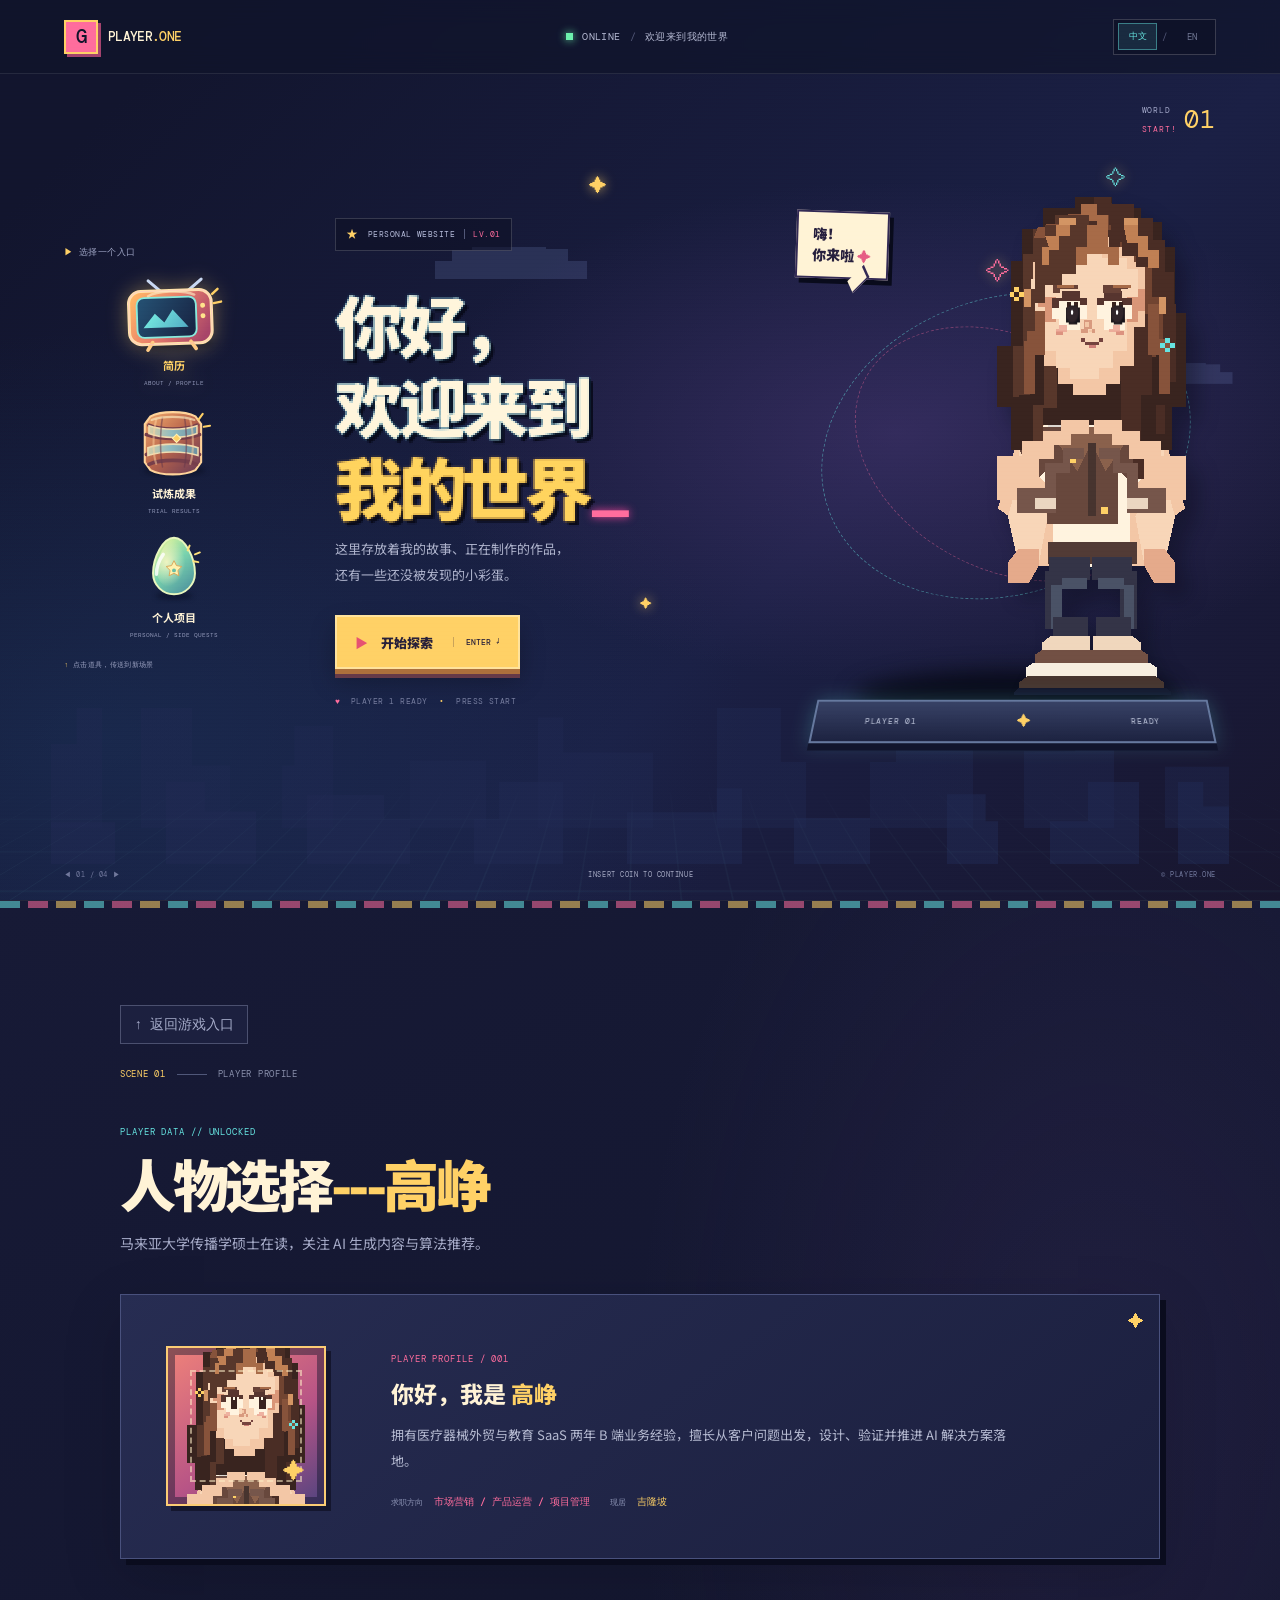
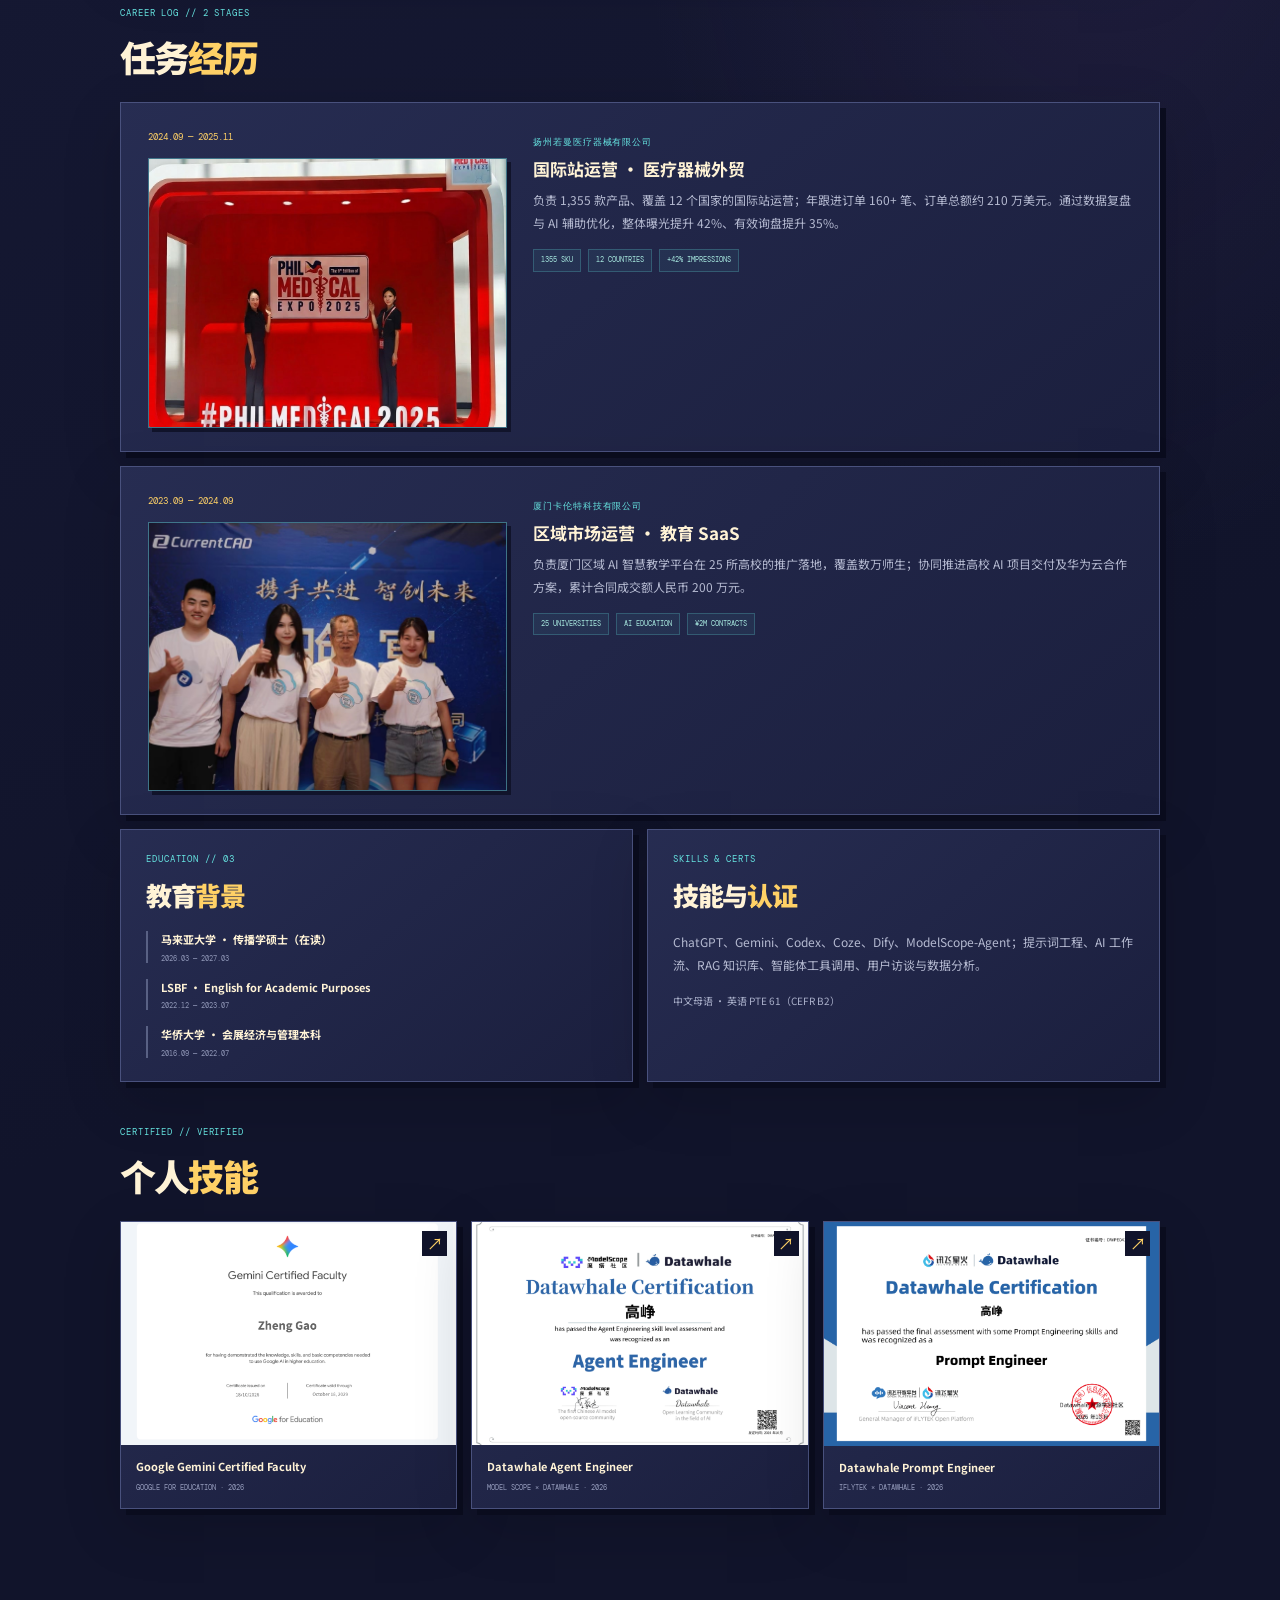
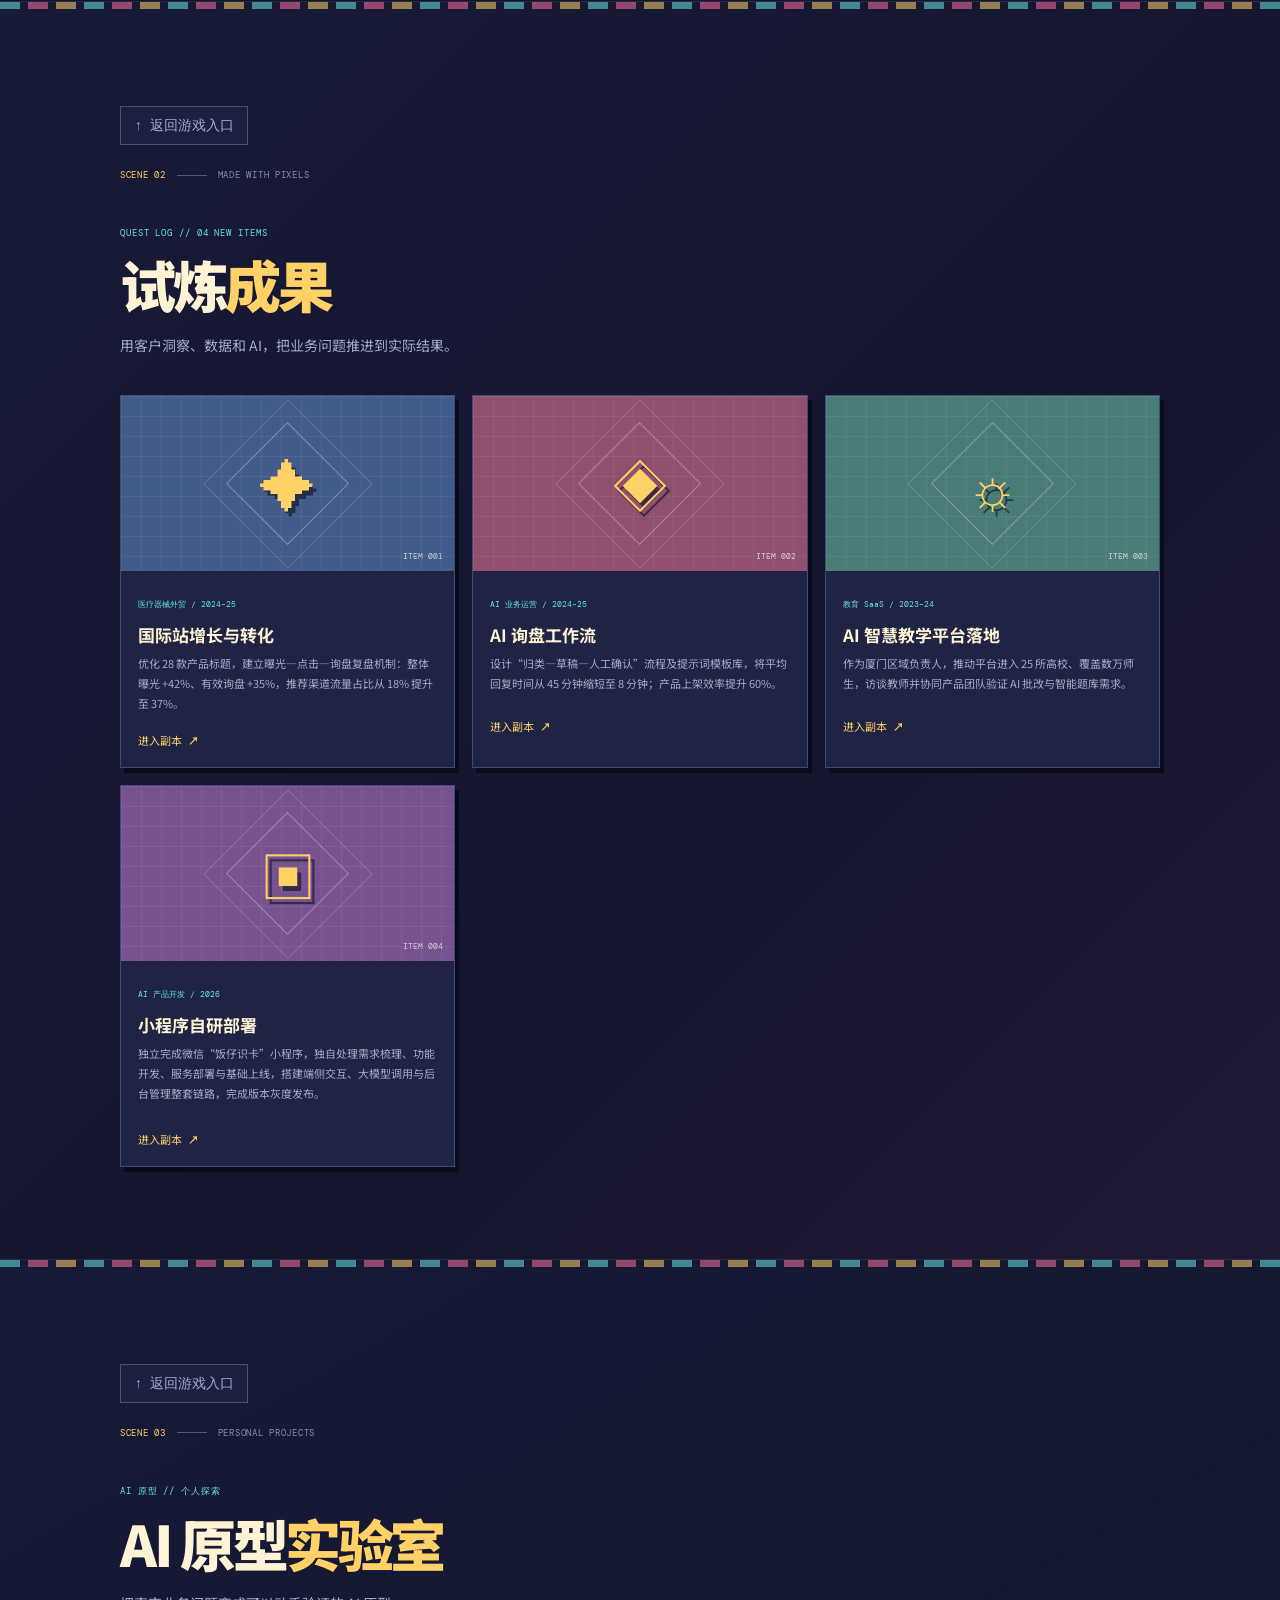
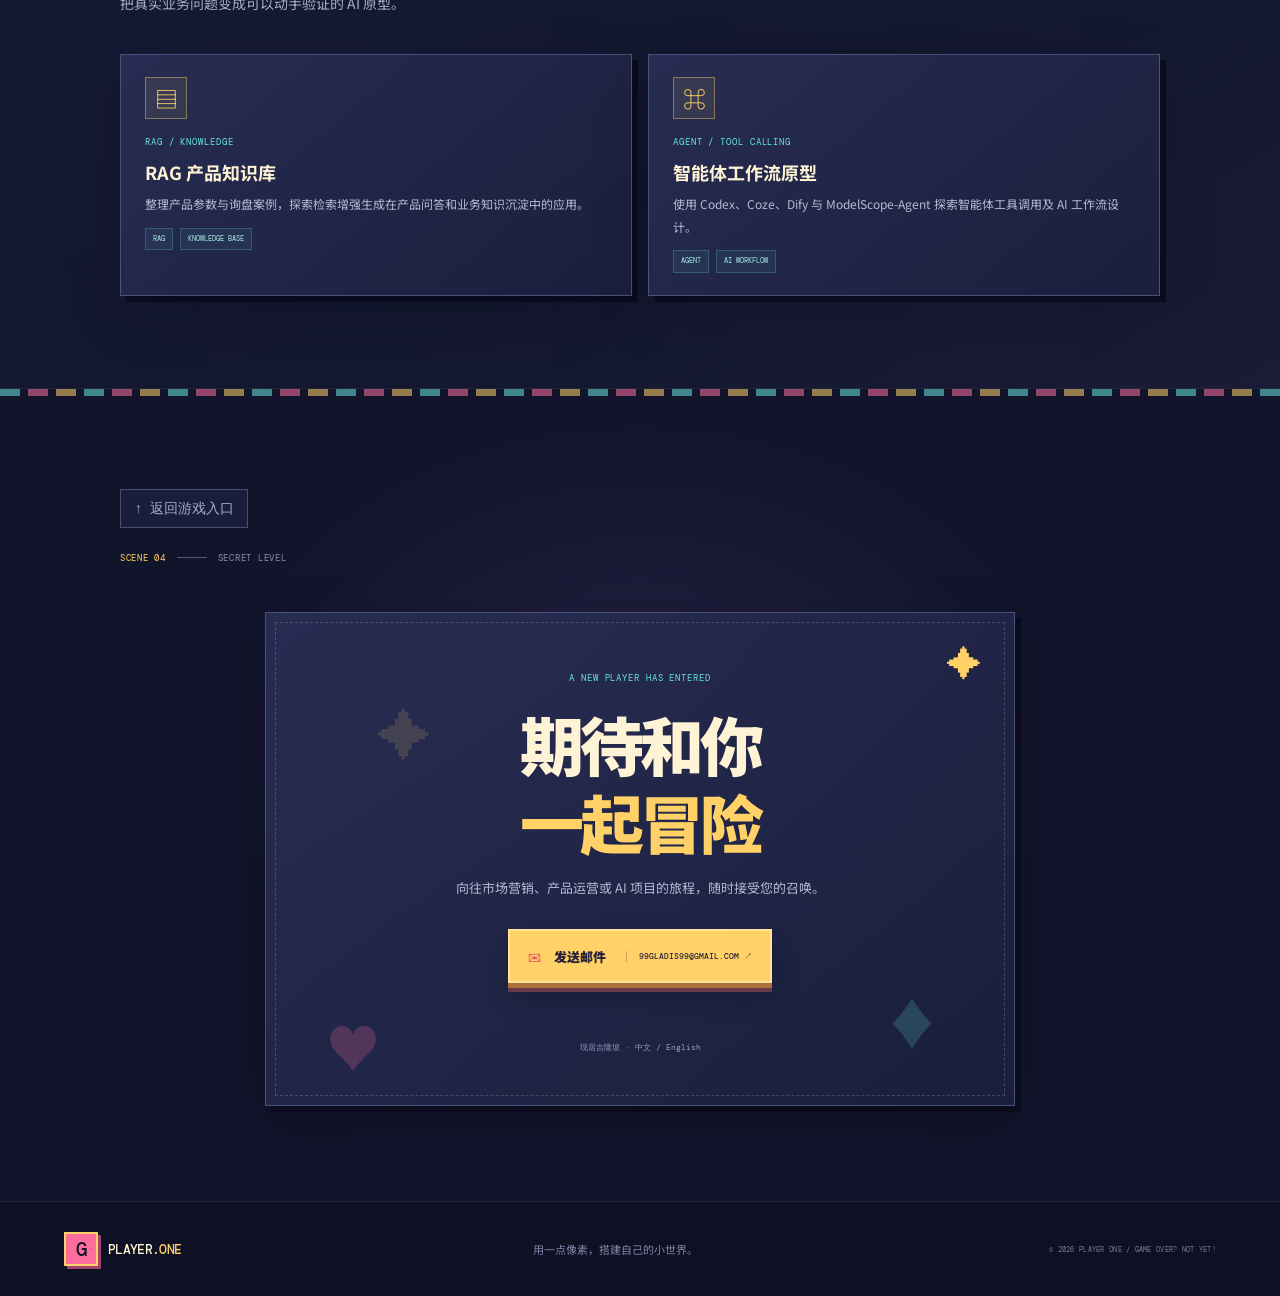
<file: index.html>
<!doctype html>
<html lang="zh-CN">
  <head>
    <meta charset="utf-8">
    <meta name="viewport" content="width=device-width, initial-scale=1">
    <meta name="theme-color" content="#11142b">
    <meta name="description" content="欢迎来到我的像素游戏世界。这里有我的故事、作品和联系方式。">
    <title>玩家一号 · 个人主页</title>
    <link rel="icon" href="favicon.svg" type="image/svg+xml">
    <link rel="preconnect" href="https://fonts.googleapis.com">
    <link rel="preconnect" href="https://fonts.gstatic.com" crossorigin>
    <link href="https://fonts.googleapis.com/css2?family=DM+Mono:wght@400;500&family=Ma+Shan+Zheng&family=Noto+Sans+SC:wght@400;500;600;700;800;900&display=swap" rel="stylesheet">
    <link rel="stylesheet" href="styles.css?v=return-links-top-1">
    <script src="script.js?v=english-contact-title-1" defer></script>
  </head>
  <body>
    <a class="skip-link" href="#main" data-i18n="skip">跳到主要内容</a>
    <div class="scanlines" aria-hidden="true"></div>
    <div class="cursor-hammer" aria-hidden="true">
      <svg viewBox="0 0 64 64">
        <path class="hammer-handle" d="m27 28 7 6-20 23a4 4 0 0 1-6-6z"/>
        <path class="hammer-head" d="m23 10 5-5 31 31-5 5-7-2-5 6-31-31 6-5z"/>
        <path class="hammer-glint" d="m28 11 24 24"/>
      </svg>
    </div>
    <div class="fx-layer" aria-hidden="true"></div>

    <header class="topbar">
      <a class="brand" href="#home" aria-label="回到首页" data-i18n-aria="home-label">
        <span class="brand-icon" aria-hidden="true">G</span>
        <span>PLAYER<span class="brand-dot">.ONE</span></span>
      </a>
      <div class="topbar-center" data-i18n="topbar"></div>
      <div class="language-switch" role="group" aria-label="选择语言" data-i18n-aria="language-label">
        <button type="button" class="language-option is-active" data-language="zh" aria-pressed="true">中文</button>
        <span aria-hidden="true">/</span>
        <button type="button" class="language-option" data-language="en" aria-pressed="false">EN</button>
      </div>
    </header>

    <main id="main">
      <section class="game-screen" id="home" aria-labelledby="hero-title">
        <div class="pixel-sky" aria-hidden="true">
          <span class="pixel-star star-a">✦</span><span class="pixel-star star-b">✧</span>
          <span class="pixel-star star-c">✦</span><span class="pixel-star star-d">✧</span>
          <span class="pixel-cloud cloud-a"></span><span class="pixel-cloud cloud-b"></span>
          <span class="city city-back"></span><span class="city city-front"></span>
          <span class="ground-grid"></span>
        </div>

        <div class="scene-stamp" aria-hidden="true"><span>WORLD</span><b>01</b><span>START!</span></div>
        <div class="hero-layout">
          <nav class="prop-menu" aria-label="游戏场景导航" data-i18n-aria="nav-label">
            <p class="menu-caption" data-i18n="menu-caption"></p>
            <a class="prop-card is-active" href="#about" data-prop="tv">
              <img class="prop-image tv-image" src="assets/television.svg" alt="" aria-hidden="true">
              <span class="prop-copy"><b data-i18n="resume">简历</b><small data-i18n="resume-small">ABOUT / PROFILE</small></span>
            </a>
            <a class="prop-card" href="#projects" data-prop="barrel">
              <img class="prop-image barrel-image" src="assets/barrel.svg" alt="" aria-hidden="true">
              <span class="prop-copy"><b data-i18n="projects-nav">试炼成果</b><small data-i18n="projects-small">TRIAL RESULTS</small></span>
            </a>
            <a class="prop-card" href="#personal-projects" data-prop="egg">
              <img class="prop-image egg-image" src="assets/egg.svg" alt="" aria-hidden="true">
              <span class="prop-copy"><b data-i18n="personal-nav">个人项目</b><small data-i18n="personal-small">PERSONAL / SIDE QUESTS</small></span>
            </a>
            <p class="menu-hint" data-i18n="menu-hint"></p>
          </nav>

          <div class="hero-copy">
            <div class="level-pill"><span class="level-star">★</span> PERSONAL WEBSITE <span class="level-id">LV.01</span></div>
            <h1 id="hero-title" data-i18n="hero-title">你好，<br>欢迎来到<br><span class="title-highlight">我的世界<span class="title-cursor">_</span></span></h1>
            <p class="hero-description" data-i18n="hero-description">这里存放着我的故事、正在制作的作品，<br class="desktop-break">还有一些还没被发现的小彩蛋。</p>
            <a class="start-button" href="#about">
              <span class="start-icon" aria-hidden="true">▶</span>
              <span data-i18n="start">开始探索</span><span class="start-key">ENTER ↵</span>
            </a>
            <div class="hero-footer-note" data-i18n="ready"></div>
          </div>

          <div class="character-stage" aria-label="根据本人照片创作的原创卡通形象" data-i18n-aria="character-label" role="img">
            <div class="stage-orbit orbit-one"></div><div class="stage-orbit orbit-two"></div>
            <div class="character-shadow"></div>
            <div class="character-platform"><span>PLAYER 01</span><b>✦</b><span>READY</span></div>
            <div class="character-speech" data-i18n="speech"></div>
            <div class="character-art">
              <svg class="character-cover-wing" viewBox="0 0 420 900" aria-hidden="true">
                <g>
                  <path d="m74 405-24-23-20-34-22-9-8-20 18-13 25 20-12-34 16-16 25 32-2-36 20-7 18 37 17-17 20 12-12 36 22 15-16 26-20 15 22 20-16 23 20 20-18 22 20 22-20 22 18 22-22 22 14 24-22 22 8 24-24 16-18-17-16 15-16-21 14-23-16-20 20-24-18-22 22-24-18-22 22-24-18-22 22-24-18-21 22-21-19-20 18-20-19-19 18-19Z" fill="#d0c8bf"/>
                  <path d="m78 398-24-23-20-34-22-9-8-20 18-13 25 20-12-34 16-16 25 32-2-36 20-7 18 37 17-17 20 12-12 36 22 15-16 26-20 15 22 20-16 23 20 20-18 22 20 22-20 22 18 22-22 22 14 24-22 22 8 24-24 16-18-17-16 15-16-21 14-23-16-20 20-24-18-22 22-24-18-22 22-24-18-22 22-24-18-21 22-21-19-20 18-20-19-19 18-19Z" fill="#fff3df"/>
                  <path d="m48 353-22-12-14-20 16-7 21 18Zm22-45-18-23 13-9 18 26Zm26 4-3-31 13-4 10 31Zm-20 118-24-17-12 17 24 17Zm-15 58-24-17-12 17 24 17Zm-10 60-22-15-12 17 22 16Zm-2 57-20-15-12 17 20 15Z" fill="#fff8e9"/>
                  <path d="m56 388 22 18 18-18 18 22-18 19-20-16-18 17-18-20Zm15 72 22 18 18-18 17 20-18 20-20-16-18 17-18-20Zm2 74 22 18 18-18 17 20-18 20-20-16-18 17-18-20Z" fill="#eee5d9"/>
                </g>
                <g transform="translate(420 0) scale(-1 1)">
                  <path d="m74 405-24-23-20-34-22-9-8-20 18-13 25 20-12-34 16-16 25 32-2-36 20-7 18 37 17-17 20 12-12 36 22 15-16 26-20 15 22 20-16 23 20 20-18 22 20 22-20 22 18 22-22 22 14 24-22 22 8 24-24 16-18-17-16 15-16-21 14-23-16-20 20-24-18-22 22-24-18-22 22-24-18-22 22-24-18-21 22-21-19-20 18-20-19-19 18-19Z" fill="#d0c8bf"/>
                  <path d="m78 398-24-23-20-34-22-9-8-20 18-13 25 20-12-34 16-16 25 32-2-36 20-7 18 37 17-17 20 12-12 36 22 15-16 26-20 15 22 20-16 23 20 20-18 22 20 22-20 22 18 22-22 22 14 24-22 22 8 24-24 16-18-17-16 15-16-21 14-23-16-20 20-24-18-22 22-24-18-22 22-24-18-22 22-24-18-21 22-21-19-20 18-20-19-19 18-19Z" fill="#fff3df"/>
                  <path d="m48 353-22-12-14-20 16-7 21 18Zm22-45-18-23 13-9 18 26Zm26 4-3-31 13-4 10 31Zm-20 118-24-17-12 17 24 17Zm-15 58-24-17-12 17 24 17Zm-10 60-22-15-12 17 22 16Zm-2 57-20-15-12 17 20 15Z" fill="#fff8e9"/>
                  <path d="m56 388 22 18 18-18 18 22-18 19-20-16-18 17-18-20Zm15 72 22 18 18-18 17 20-18 20-20-16-18 17-18-20Zm2 74 22 18 18-18 17 20-18 20-20-16-18 17-18-20Z" fill="#eee5d9"/>
                </g>
              </svg>
              <img class="character" src="assets/character-portrait.svg?v=clean-face-3" alt="">
              <svg class="character-wing-hand-covers" viewBox="0 0 420 900" aria-hidden="true">
                <path d="M66 628h54v20h-10v20H98v18H80v14H66v-20H56v-18H66Z" fill="#fff3df"/>
                <path d="M76 648h20v14H76Zm-6 18h16v14H70Zm224-38h54v18h10v18h-10v20h-14v14h-18v-14h-12v-18h-12v-20h12Z" fill="#fff3df"/>
                <path d="M324 648h20v14h-20Zm6 18h16v14h-16Z" fill="#eee5d9"/>
              </svg>
              <svg class="character-raised-arm" viewBox="0 0 420 900" aria-hidden="true">
                <g>
                  <path d="M264 421h43l37 28-14 48-38 23-38-35Z" fill="#68483d"/>
                  <path d="m296 446 28 16 34-39 22-50-23-14-31 50-30 23Z" fill="#f3c7a6"/>
                  <path d="m344 391 24-37 22 12-23 43Z" fill="#f8d6b8"/>
                  <path d="m358 355 17 7-5 17-17-8-12-9 10-13Z" fill="#f8d6b8"/>
                  <path d="m351 356 16 7-5 9-16-8Z" fill="#e5aa8b"/>
                  <path d="m363 351 15 6-4 8-15-6Z" fill="#f3c7a6"/>
                  <path d="m273 435 24-2 17 14-12 12-20-5Z" fill="#8a614c"/>
                </g>
                <g transform="translate(420 0) scale(-1 1)">
                  <path d="M264 421h43l37 28-14 48-38 23-38-35Z" fill="#68483d"/>
                  <path d="m296 446 28 16 34-39 22-50-23-14-31 50-30 23Z" fill="#f3c7a6"/>
                  <path d="m344 391 24-37 22 12-23 43Z" fill="#f8d6b8"/>
                  <path d="m358 355 17 7-5 17-17-8-12-9 10-13Z" fill="#f8d6b8"/>
                  <path d="m351 356 16 7-5 9-16-8Z" fill="#e5aa8b"/>
                  <path d="m363 351 15 6-4 8-15-6Z" fill="#f3c7a6"/>
                  <path d="m273 435 24-2 17 14-12 12-20-5Z" fill="#8a614c"/>
                </g>
              </svg>
              <span class="eye-pupil eye-pupil-left" aria-hidden="true"></span>
              <span class="eye-pupil eye-pupil-right" aria-hidden="true"></span>
            </div>
          </div>
        </div>
        <div class="scene-bottom" aria-hidden="true"><span>◀ 01 / 04 ▶</span><span class="scene-bottom-center">INSERT COIN TO CONTINUE</span><span>© PLAYER.ONE</span></div>
        <div class="scroll-hint" aria-hidden="true"><span></span> SCROLL TO EXPLORE</div>
      </section>

      <section class="content-scene about-scene" id="about" aria-labelledby="about-title">
        <div class="scene-container">
          <a class="back-home" href="#home" data-i18n="back-home">↑ 返回游戏入口</a>
          <div class="section-tag"><span data-i18n="scene-01">SCENE 01</span><span class="tag-divider"></span><span data-i18n="profile-tag">PLAYER PROFILE</span></div>
          <div class="content-heading">
            <p class="pixel-label" data-i18n="profile-unlocked">PLAYER DATA // UNLOCKED</p>
            <h2 id="about-title" data-i18n="about-title">关于<span>高峥</span></h2>
            <p class="section-lead" data-i18n="about-lead">马来亚大学传播学硕士在读，关注 AI 生成内容与算法推荐。</p>
          </div>
          <div class="profile-panel pixel-panel">
            <div class="profile-avatar" role="img" aria-label="高峥的像素风卡通肖像" data-i18n-aria="portrait-label">
              <img src="assets/character-portrait.svg?v=clean-face-3" alt="">
              <b aria-hidden="true">✦</b>
            </div>
            <div class="profile-copy">
              <span class="panel-label" data-i18n="profile-label">PLAYER PROFILE / 001</span>
              <h3 data-i18n="profile-title">你好，我是 <span>高峥</span></h3>
              <p data-i18n="profile-copy">拥有医疗器械外贸与教育 SaaS 两年 B 端业务经验，擅长从客户问题出发，设计、验证并推进 AI 解决方案落地。</p>
              <div class="stat-row"><span data-i18n="target-role">求职方向 <b>市场营销 / 产品运营 / 项目管理</b></span><span data-i18n="location">现居 <b>吉隆坡</b></span></div>
            </div>
            <span class="panel-corner" aria-hidden="true">✦</span>
          </div>
          <div class="resume-subheading">
            <p class="pixel-label" data-i18n="experience-label">CAREER LOG // 2 STAGES</p>
            <h3 data-i18n="experience-title">任务<span>经历</span></h3>
          </div>
          <div class="experience-list">
            <article class="experience-card experience-card-with-photo pixel-panel">
              <div class="experience-media">
                <div class="experience-date" data-i18n="experience-1-date">2024.09 — 2025.11</div>
                <img class="experience-photo" src="assets/medical-expo-2025.jpg" alt="高峥参加 2025 年菲律宾国际医疗展">
              </div>
              <div class="experience-content">
                <span class="panel-label" data-i18n="experience-1-company">YANGZHOU RUOMAN MEDICAL</span>
                <h4 data-i18n="experience-1-title">国际站运营 · 医疗器械外贸</h4>
                <p data-i18n="experience-1-copy">负责 1,355 款产品、覆盖 12 个国家的国际站运营；年跟进订单 160+ 笔、订单总额约 210 万美元。通过数据复盘与 AI 辅助优化，整体曝光提升 42%、有效询盘提升 35%。</p>
                <div class="experience-tags"><span>1355 SKU</span><span>12 COUNTRIES</span><span>+42% IMPRESSIONS</span></div>
              </div>
            </article>
            <article class="experience-card experience-card-with-photo pixel-panel">
              <div class="experience-media">
                <div class="experience-date" data-i18n="experience-2-date">2023.09 — 2024.09</div>
                <img class="experience-photo" src="assets/current-technology-team.jpg" alt="厦门卡伦特科技有限公司团队合影">
              </div>
              <div class="experience-content">
                <span class="panel-label" data-i18n="experience-2-company">XIAMEN CURRENT TECHNOLOGY</span>
                <h4 data-i18n="experience-2-title">区域市场运营 · 教育 SaaS</h4>
                <p data-i18n="experience-2-copy">负责厦门区域 AI 智慧教学平台在 25 所高校的推广落地，覆盖数万师生；协同推进高校 AI 项目交付及华为云合作方案，累计合同成交额人民币 200 万元。</p>
                <div class="experience-tags"><span>25 UNIVERSITIES</span><span>AI EDUCATION</span><span>¥2M CONTRACTS</span></div>
              </div>
            </article>
          </div>
          <div class="resume-bottom-grid">
            <article class="resume-info-card pixel-panel">
              <p class="pixel-label" data-i18n="education-label">EDUCATION // 03</p>
              <h3 data-i18n="education-title">教育<span>背景</span></h3>
              <ul class="resume-list">
                <li><b data-i18n="education-1">马来亚大学 · 传播学硕士（在读）</b><span>2026.03 — 2027.03</span></li>
                <li><b data-i18n="education-2">LSBF · English for Academic Purposes</b><span>2022.12 — 2023.07</span></li>
                <li><b data-i18n="education-3">华侨大学 · 会展经济与管理本科</b><span>2016.09 — 2022.07</span></li>
              </ul>
            </article>
            <article class="resume-info-card pixel-panel">
              <p class="pixel-label" data-i18n="skills-label">SKILLS & CERTS</p>
              <h3 data-i18n="skills-title">技能与<span>认证</span></h3>
              <p class="resume-info-copy" data-i18n="skills-copy">ChatGPT、Gemini、Codex、Coze、Dify、ModelScope-Agent；提示词工程、AI 工作流、RAG 知识库、智能体工具调用、用户访谈与数据分析。</p>
              <p class="language-note" data-i18n="language-note">中文母语 · 英语 PTE 61（CEFR B2）</p>
            </article>
          </div>
          <div class="certificate-heading">
            <p class="pixel-label" data-i18n="certificates-label">CERTIFIED // VERIFIED</p>
            <h3 data-i18n="certificates-title">专业<span>证书</span></h3>
          </div>
          <div class="certificate-grid">
            <a class="certificate-card pixel-panel" href="assets/certificates/gemini-certified-faculty.png" target="_blank" rel="noreferrer">
              <span class="certificate-image-wrap"><img src="assets/certificates/gemini-certified-faculty.png" alt="Google Gemini Certified Faculty certificate awarded to Zheng Gao"></span>
              <span class="certificate-copy"><b data-i18n="certificate-gemini">Gemini Certified Faculty</b><small>GOOGLE FOR EDUCATION · 2026</small></span>
              <span class="certificate-open" aria-hidden="true">↗</span>
            </a>
            <a class="certificate-card pixel-panel" href="assets/certificates/datawhale-agent-engineer.png" target="_blank" rel="noreferrer">
              <span class="certificate-image-wrap"><img src="assets/certificates/datawhale-agent-engineer.png" alt="Datawhale Agent Engineer certificate awarded to Gao Zheng"></span>
              <span class="certificate-copy"><b data-i18n="certificate-agent">Datawhale Agent Engineer</b><small>MODEL SCOPE × DATAWHALE · 2026</small></span>
              <span class="certificate-open" aria-hidden="true">↗</span>
            </a>
            <a class="certificate-card pixel-panel" href="assets/certificates/datawhale-prompt-engineer.png" target="_blank" rel="noreferrer">
              <span class="certificate-image-wrap"><img src="assets/certificates/datawhale-prompt-engineer.png" alt="Datawhale Prompt Engineer certificate awarded to Gao Zheng"></span>
              <span class="certificate-copy"><b data-i18n="certificate-prompt">Datawhale Prompt Engineer</b><small>IFLYTEK × DATAWHALE · 2026</small></span>
              <span class="certificate-open" aria-hidden="true">↗</span>
            </a>
          </div>
        </div>
      </section>

      <section class="content-scene project-scene" id="projects" aria-labelledby="projects-title">
        <div class="scene-container">
          <a class="back-home" href="#home" data-i18n="back-home">↑ 返回游戏入口</a>
          <div class="section-tag"><span data-i18n="scene-02">SCENE 02</span><span class="tag-divider"></span><span data-i18n="pixels-tag">MADE WITH PIXELS</span></div>
          <div class="content-heading">
            <p class="pixel-label" data-i18n="quest-log">QUEST LOG // 04 NEW ITEMS</p>
            <h2 id="projects-title" data-i18n="projects-title">试炼<span>成果</span></h2>
            <p class="section-lead" data-i18n="projects-lead">每个作品，都是一次新的闯关。</p>
          </div>
          <div class="project-grid">
            <article class="project-card">
              <div class="project-art project-art-one" aria-hidden="true"><span class="pixel-cube">✦</span><span class="project-art-id">ITEM 001</span></div>
              <div class="project-info"><span data-i18n="quest-1">MEDICAL E-COMMERCE / 2024–25</span><h3 data-i18n="project-1">国际站增长与转化</h3><p data-i18n="project-desc-1">优化 28 款产品标题，建立曝光—点击—询盘复盘机制：整体曝光 +42%、有效询盘 +35%，推荐渠道流量占比从 18% 提升至 37%。</p><a href="project-detail.html?id=marketplace-growth" target="_blank" rel="noopener noreferrer" data-i18n="details">进入副本 <b>↗</b></a></div>
            </article>
            <article class="project-card">
              <div class="project-art project-art-two" aria-hidden="true"><span class="pixel-cube">◈</span><span class="project-art-id">ITEM 002</span></div>
              <div class="project-info"><span data-i18n="quest-2">AI SALES OPS / 2024–25</span><h3 data-i18n="project-2">AI 询盘工作流</h3><p data-i18n="project-desc-2">设计“归类—草稿—人工确认”流程及提示词模板库，将平均回复时间从 45 分钟缩短至 8 分钟；产品上架效率提升 60%。</p><a href="project-detail.html?id=ai-inquiry-workflow" target="_blank" rel="noopener noreferrer" data-i18n="details">进入副本 <b>↗</b></a></div>
            </article>
            <article class="project-card">
              <div class="project-art project-art-three" aria-hidden="true"><span class="pixel-cube">☼</span><span class="project-art-id">ITEM 003</span></div>
              <div class="project-info"><span data-i18n="quest-3">EDTECH SAAS / 2023–24</span><h3 data-i18n="project-3">AI 智慧教学平台落地</h3><p data-i18n="project-desc-3">作为厦门区域负责人，推动平台进入 25 所高校、覆盖数万师生，访谈教师并协同产品团队验证 AI 批改与智能题库需求。</p><a href="project-detail.html?id=engineering-graphics-platform" target="_blank" rel="noopener noreferrer" data-i18n="details">进入副本 <b>↗</b></a></div>
            </article>
            <article class="project-card">
              <div class="project-art project-art-four" aria-hidden="true"><span class="pixel-cube">▣</span><span class="project-art-id">ITEM 004</span></div>
              <div class="project-info">
                <span data-i18n="quest-4">AI 产品开发 / 2026</span>
                <h3 data-i18n="project-4">小程序自研部署</h3>
                <p data-i18n="project-desc-4">独立完成微信“饭仔识卡”小程序，独自处理需求梳理、功能开发、服务部署与基础上线，搭建端侧交互、大模型调用与后台管理整套链路，完成版本灰度发布。</p>
                <a class="project-mini-program-link" href="project-detail.html?id=mini-program-deployment" target="_blank" rel="noopener noreferrer" data-i18n="details">进入副本 <b>↗</b></a>
              </div>
            </article>
          </div>
        </div>
      </section>

      <section class="content-scene personal-scene" id="personal-projects" aria-labelledby="personal-title">
        <div class="scene-container">
          <a class="back-home" href="#home" data-i18n="back-home">↑ 返回游戏入口</a>
          <div class="section-tag"><span data-i18n="scene-03">SCENE 03</span><span class="tag-divider"></span><span data-i18n="personal-tag">PERSONAL PROJECTS</span></div>
          <div class="content-heading">
            <p class="pixel-label" data-i18n="prototype-label">AI PROTOTYPES // EXPERIMENTS</p>
            <h2 id="personal-title" data-i18n="personal-title">AI 原型<span>实验室</span></h2>
            <p class="section-lead" data-i18n="personal-lead">把真实业务问题变成可以动手验证的 AI 原型。</p>
          </div>
          <div class="personal-project-grid">
            <article class="personal-project-card pixel-panel">
              <span class="personal-project-icon" aria-hidden="true">▤</span>
              <span class="panel-label">RAG / KNOWLEDGE</span>
              <h3 data-i18n="personal-project-1">RAG 产品知识库</h3>
              <p data-i18n="personal-project-desc-1">整理产品参数与询盘案例，探索检索增强生成在产品问答和业务知识沉淀中的应用。</p>
              <div class="experience-tags"><span>RAG</span><span>KNOWLEDGE BASE</span></div>
            </article>
            <article class="personal-project-card pixel-panel">
              <span class="personal-project-icon" aria-hidden="true">⌘</span>
              <span class="panel-label">AGENT / TOOL CALLING</span>
              <h3 data-i18n="personal-project-2">智能体工作流原型</h3>
              <p data-i18n="personal-project-desc-2">使用 Codex、Coze、Dify 与 ModelScope-Agent 探索智能体工具调用及 AI 工作流设计。</p>
              <div class="experience-tags"><span>AGENT</span><span>AI WORKFLOW</span></div>
            </article>
          </div>
        </div>
      </section>

      <section class="content-scene contact-scene" id="contact" aria-labelledby="contact-title">
        <div class="scene-container">
          <a class="back-home" href="#home" data-i18n="back-home">↑ 返回游戏入口</a>
          <div class="section-tag"><span data-i18n="scene-04">SCENE 04</span><span class="tag-divider"></span><span data-i18n="secret-level">SECRET LEVEL</span></div>
          <div class="contact-card pixel-panel">
            <div class="contact-sparkle" aria-hidden="true">✦</div>
            <p class="pixel-label" data-i18n="new-player">A NEW PLAYER HAS ENTERED</p>
            <h2 id="contact-title" data-i18n="contact-title">要不要一起<br><span>组队冒险？</span></h2>
            <p data-i18n="contact-copy">对市场营销、产品运营或 AI 项目合作感兴趣，欢迎联系我。</p>
            <button class="start-button contact-button" id="copy-email" type="button" aria-describedby="copy-email-status"><span class="start-icon" aria-hidden="true">✉</span><span data-i18n="send-email">发送邮件</span><span class="start-key">99GLADIS99@GMAIL.COM ↗</span></button>
            <p class="copy-email-status" id="copy-email-status" role="status" aria-live="polite"></p>
            <p class="contact-location" data-i18n="contact-location">现居吉隆坡 · 中文 / English</p>
            <div class="contact-decoration" aria-hidden="true"><span>♥</span><span>✦</span><span>♦</span></div>
          </div>
        </div>
      </section>
    </main>

    <footer class="site-footer">
      <a class="brand" href="#home"><span class="brand-icon" aria-hidden="true">G</span><span>PLAYER<span class="brand-dot">.ONE</span></span></a>
      <p data-i18n="footer-line">用一点像素，搭建自己的小世界。</p>
      <span class="footer-copy">© <span id="year">2026</span> PLAYER ONE / GAME OVER? NOT YET!</span>
    </footer>
  </body>
</html>
</file>
<file: styles.css>
:root {
  color-scheme: dark;
  --night: #11142b;
  --night-soft: #1a1e3d;
  --panel: #202447;
  --panel-light: #292e53;
  --cream: #fff3d6;
  --muted: #9da2bd;
  --pink: #ff6d9d;
  --gold: #ffd166;
  --cyan: #66e4e1;
  --pixel: "DM Mono", monospace;
  --sans: "Noto Sans SC", sans-serif;
  font-family: var(--sans);
  color: var(--cream);
  background: var(--night);
  font-synthesis: none;
  text-rendering: optimizeLegibility;
}

* { box-sizing: border-box; }

html {
  scroll-behavior: smooth;
  scroll-padding-top: 5rem;
}

body {
  min-width: 320px;
  margin: 0;
  overflow-x: hidden;
  background: var(--night);
  cursor: none;
}

a, button { -webkit-tap-highlight-color: transparent; }
a { color: inherit; }
a:focus-visible, button:focus-visible {
  outline: 2px solid var(--gold);
  outline-offset: 4px;
  cursor: pointer;
}

.scanlines {
  position: fixed;
  z-index: 20;
  inset: 0;
  pointer-events: none;
  opacity: 0.13;
  background: repeating-linear-gradient(to bottom, transparent 0 3px, rgb(0 0 0 / 35%) 4px);
  mix-blend-mode: soft-light;
}

.skip-link {
  position: fixed;
  z-index: 30;
  top: 1rem;
  left: 1rem;
  padding: 0.75rem 1rem;
  transform: translateY(-180%);
  background: var(--gold);
  color: var(--night);
  text-decoration: none;
}
.skip-link:focus { transform: translateY(0); }

.cursor-hammer {
  position: fixed;
  z-index: 50;
  top: 0;
  left: 0;
  width: 52px;
  height: 52px;
  opacity: 0;
  pointer-events: none;
  transform: translate(-12px, -8px) rotate(-35deg);
  transform-origin: 28% 72%;
  transition: opacity 120ms ease, transform 240ms cubic-bezier(.2, .8, .25, 1);
}
.cursor-hammer.is-visible { opacity: 1; }
.cursor-hammer.is-stolen { width: 34px; height: 34px; transform: translate(calc(-17px + var(--steal-x, 0px)), calc(-17px + var(--steal-y, 0px))) rotate(35deg) scale(.82); transform-origin: 50% 50%; }
.cursor-hammer.is-swing { animation: hammer-swing 240ms steps(3, end); }
.cursor-hammer svg { width: 100%; height: 100%; overflow: visible; filter: drop-shadow(2px 3px 0 #090b18); }
.hammer-handle { fill: #b96d46; stroke: #f5bb71; stroke-width: 2; }
.hammer-head { fill: #8fabc2; stroke: #e4f0e9; stroke-width: 3; stroke-linejoin: round; }
.hammer-glint { fill: none; stroke: white; stroke-width: 3; stroke-linecap: round; opacity: .8; }
@keyframes hammer-swing {
  0% { transform: translate(-12px, -8px) rotate(-35deg) scale(1); }
  35% { transform: translate(-12px, -8px) rotate(25deg) scale(.86); }
  70% { transform: translate(-12px, -8px) rotate(-47deg) scale(1.05); }
  100% { transform: translate(-12px, -8px) rotate(-35deg) scale(1); }
}

.fx-layer { position: fixed; z-index: 45; inset: 0; overflow: hidden; pointer-events: none; }
.hit-spark {
  position: absolute;
  width: 9px;
  height: 9px;
  background: var(--gold);
  box-shadow: 0 0 12px var(--gold), 0 0 24px rgb(255 109 157 / 70%);
  animation: spark-pop 520ms steps(4, end) forwards;
}
@keyframes spark-pop {
  0% { opacity: 1; transform: translate(0, 0) scale(1); }
  100% { opacity: 0; transform: translate(var(--dx), var(--dy)) scale(.1) rotate(90deg); }
}

.topbar {
  position: absolute;
  z-index: 8;
  top: 0;
  left: 0;
  display: flex;
  width: 100%;
  height: 74px;
  align-items: center;
  justify-content: space-between;
  padding: 0 clamp(24px, 5vw, 78px);
  border-bottom: 1px solid rgb(255 255 255 / 9%);
  background: rgb(17 20 43 / 70%);
  backdrop-filter: blur(12px);
}
.brand {
  display: inline-flex;
  align-items: center;
  gap: 10px;
  font-family: var(--pixel);
  font-size: 13px;
  font-weight: 500;
  letter-spacing: -.05em;
  text-decoration: none;
}
.brand-icon {
  display: grid;
  width: 34px;
  height: 34px;
  place-items: center;
  border: 2px solid var(--gold);
  background: var(--pink);
  box-shadow: 3px 3px 0 #a5436e;
  color: var(--night);
  font-family: var(--pixel);
  font-size: 19px;
  font-weight: 500;
}
.brand-dot { color: var(--gold); }
.topbar-center {
  display: flex;
  align-items: center;
  gap: 9px;
  color: #b6bad3;
  font-family: var(--pixel);
  font-size: 10px;
  letter-spacing: .04em;
}
.online-dot {
  width: 7px;
  height: 7px;
  background: #6df2ad;
  box-shadow: 0 0 8px #6df2ad;
  animation: blink 1.8s steps(2, end) infinite;
}
@keyframes blink { 50% { opacity: .35; } }
.topbar-divider { color: #535878; }
.language-switch {
  display: flex;
  min-height: 36px;
  align-items: center;
  gap: 5px;
  padding: 3px 4px;
  border: 1px solid rgb(255 255 255 / 18%);
  background: rgb(12 15 34 / 54%);
  color: #727995;
  font-family: var(--pixel);
  font-size: 9px;
}
.language-switch > span { color: #535878; }
.language-option {
  min-width: 39px;
  min-height: 27px;
  padding: 0 7px;
  border: 1px solid transparent;
  background: transparent;
  color: inherit;
  cursor: pointer;
  font: inherit;
  transition: color 150ms ease, background 150ms ease, border-color 150ms ease;
}
.language-option:hover { color: var(--cream); }
.language-option.is-active {
  border-color: rgb(102 228 225 / 45%);
  background: rgb(102 228 225 / 12%);
  color: var(--cyan);
}

.game-screen {
  position: relative;
  display: flex;
  min-height: max(750px, 100svh);
  flex-direction: column;
  justify-content: center;
  overflow: hidden;
  isolation: isolate;
  padding: 100px clamp(24px, 5vw, 78px) 68px;
  background:
    radial-gradient(ellipse at 70% 48%, rgb(104 69 143 / 32%), transparent 38%),
    radial-gradient(ellipse at 8% 82%, rgb(33 81 130 / 25%), transparent 39%),
    linear-gradient(135deg, #12152e 10%, #1b2045 62%, #18162f);
}
.pixel-sky { position: absolute; z-index: -1; inset: 0; overflow: hidden; }
.pixel-star { position: absolute; color: var(--gold); text-shadow: 0 0 12px rgb(255 209 102 / 70%); animation: twinkle 2.5s steps(2, end) infinite; }
.star-a { top: 19%; left: 46%; font-size: 18px; }
.star-b { top: 28%; left: 77%; color: var(--pink); font-size: 24px; animation-delay: .6s; }
.star-c { top: 66%; left: 50%; font-size: 12px; animation-delay: 1s; }
.star-d { top: 18%; right: 12%; color: var(--cyan); font-size: 20px; animation-delay: .3s; }
@keyframes twinkle { 50% { opacity: .3; transform: scale(.7) rotate(35deg); } }
.pixel-cloud {
  position: absolute;
  width: 84px;
  height: 18px;
  opacity: .25;
  background: #6576ac;
  box-shadow: 15px -13px 0 -2px #6576ac, 32px -19px 0 -5px #6576ac, 49px -12px 0 #6576ac, 68px 0 #6576ac;
  animation: cloud-drift 16s linear infinite alternate;
}
.cloud-a { top: 29%; left: 34%; }
.cloud-b { top: 41%; right: 6%; transform: scale(.65); animation-delay: -7s; }
@keyframes cloud-drift { to { translate: 25px 0; } }
.city {
  position: absolute;
  right: 0;
  bottom: 8%;
  left: 0;
  height: 120px;
  opacity: .4;
  background: linear-gradient(90deg, transparent 0 4%, #202952 4% 8%, transparent 8% 11%, #202952 11% 18%, transparent 18% 22%, #202952 22% 26%, transparent 26% 32%, #202952 32% 38%, transparent 38% 42%, #202952 42% 51%, transparent 51% 56%, #202952 56% 63%, transparent 63% 68%, #202952 68% 76%, transparent 76% 80%, #202952 80% 87%, transparent 87% 91%, #202952 91% 96%, transparent 96%);
  clip-path: polygon(0 30%, 6% 30%, 6% 0, 15% 0, 15% 48%, 23% 48%, 23% 15%, 28% 15%, 28% 44%, 38% 44%, 38% 8%, 44% 8%, 44% 37%, 54% 37%, 54% 0, 61% 0, 61% 45%, 70% 45%, 70% 16%, 76% 16%, 76% 36%, 84% 36%, 84% 0, 91% 0, 91% 49%, 100% 49%, 100% 100%, 0 100%);
}
.city-front {
  bottom: 4%;
  height: 82px;
  opacity: .55;
  transform: scaleX(-1);
}
.ground-grid {
  position: absolute;
  right: -10%;
  bottom: -7%;
  left: -10%;
  height: 19%;
  transform: perspective(160px) rotateX(28deg);
  transform-origin: top;
  opacity: .23;
  background-image: linear-gradient(rgb(102 228 225 / 40%) 1px, transparent 1px), linear-gradient(90deg, rgb(102 228 225 / 40%) 1px, transparent 1px);
  background-size: 38px 28px;
  mask-image: linear-gradient(transparent, black);
}
.scene-stamp {
  position: absolute;
  top: 103px;
  right: clamp(24px, 5vw, 78px);
  display: grid;
  grid-template-columns: auto auto;
  align-items: center;
  gap: 4px 8px;
  color: #a3a8c9;
  font-family: var(--pixel);
  font-size: 8px;
  letter-spacing: .1em;
}
.scene-stamp b {
  grid-row: span 2;
  color: var(--gold);
  font-size: 25px;
  font-weight: 400;
}
.scene-stamp span:last-child { color: var(--pink); }

.hero-layout {
  display: grid;
  width: min(1320px, 100%);
  min-height: 580px;
  grid-template-columns: 220px minmax(350px, 1fr) minmax(310px, 420px);
  align-items: center;
  gap: clamp(24px, 4vw, 65px);
  margin: 0 auto;
}
.prop-menu { position: relative; z-index: 2; display: flex; flex-direction: column; align-items: flex-start; gap: 5px; }
.menu-caption, .menu-hint {
  margin: 0 0 16px;
  color: #9ea4c3;
  font-family: var(--pixel);
  font-size: 9px;
  letter-spacing: .05em;
}
.tiny-blink { color: var(--gold); animation: blink .7s steps(2, end) infinite; }
.prop-card {
  display: flex;
  width: 100%;
  min-height: 0;
  flex-direction: column;
  align-items: center;
  gap: 5px;
  padding: 3px 4px 8px;
  border: 0;
  background: transparent;
  text-align: center;
  text-decoration: none;
  transition: transform 180ms ease, filter 180ms ease;
}
.prop-card:hover, .prop-card.is-active { transform: translateY(-4px); filter: drop-shadow(0 0 10px rgb(255 209 102 / 38%)); }
.prop-image {
  display: block;
  width: 112px;
  height: 73px;
  object-fit: contain;
  overflow: visible;
  transition: transform 180ms ease;
}
.prop-card:hover .prop-image, .prop-card.is-active .prop-image { transform: scale(1.09) rotate(-2deg); }
.prop-copy { display: grid; gap: 6px; }
.prop-copy b { color: var(--cream); font-size: 11px; font-weight: 700; white-space: nowrap; }
.prop-copy small { color: #949abb; font-family: var(--pixel); font-size: 6px; }
.prop-card.is-active .prop-copy b { color: var(--gold); }
.menu-hint { margin-top: 7px; font-size: 7px; line-height: 1.7; }
.menu-hint span { color: var(--gold); }

.hero-copy { position: relative; z-index: 2; padding-bottom: 8px; }
.level-pill {
  display: inline-flex;
  align-items: center;
  gap: 9px;
  margin-bottom: 22px;
  padding: 7px 10px;
  border: 1px solid rgb(255 255 255 / 16%);
  background: rgb(12 15 34 / 50%);
  color: #b7bddb;
  font-family: var(--pixel);
  font-size: 8px;
  letter-spacing: .06em;
}
.level-star { color: var(--gold); font-size: 12px; }
.level-id { padding-left: 8px; border-left: 1px solid #525878; color: var(--pink); }
h1, h2, h3, p { margin-top: 0; }
h1 {
  margin-bottom: 19px;
  font-size: clamp(45px, 5.3vw, 72px);
  font-weight: 900;
  letter-spacing: -.07em;
  line-height: 1.2;
  text-shadow: 5px 6px 0 #101329, 9px 10px 0 rgb(5 8 20 / 32%);
}
.hero-copy h1 {
  position: relative;
  color: transparent;
  -webkit-text-fill-color: transparent;
  -webkit-text-stroke: 0 transparent;
  text-shadow: none;
  animation: none;
}
.hero-copy h1 .title-highlight {
  color: transparent;
  -webkit-text-fill-color: transparent;
  -webkit-text-stroke: 0 transparent;
  text-shadow: none;
}
.pixel-title-canvas {
  position: absolute;
  z-index: 0;
  inset: 0 auto auto 0;
  display: block;
  max-width: none;
  opacity: 1;
  pointer-events: none;
  image-rendering: pixelated;
}
.title-cursor { position: relative; z-index: 1; display: inline-block; margin-left: 3px; color: var(--pink); -webkit-text-fill-color: var(--pink); text-shadow: 0 0 8px rgb(255 70 160 / 85%); animation: cursor-blink .8s steps(2, end) infinite; }
@keyframes cursor-blink { 50% { opacity: 0; } }
.hero-description { margin-bottom: 27px; color: #aeb3cc; font-size: 13px; line-height: 2; }
.start-button {
  display: inline-flex;
  min-height: 54px;
  align-items: center;
  gap: 13px;
  padding: 0 18px;
  border: 2px solid #ffe39c;
  background: var(--gold);
  box-shadow: 0 5px 0 #ad703c, 0 9px 0 #663a48, 0 12px 24px rgb(0 0 0 / 25%);
  color: #29213a;
  font-size: 13px;
  font-weight: 900;
  text-decoration: none;
  transition: transform 100ms steps(2, end), box-shadow 100ms steps(2, end), filter 120ms ease;
}
.start-button:hover { filter: brightness(1.1); transform: translateY(-2px); }
.start-button:active { transform: translateY(6px); box-shadow: 0 1px 0 #ad703c, 0 3px 0 #663a48; }
.start-icon { color: #e65272; font-size: 13px; }
.start-key { margin-left: 7px; padding-left: 12px; border-left: 1px solid rgb(42 32 55 / 25%); font-family: var(--pixel); font-size: 8px; }
.hero-footer-note { margin-top: 27px; color: #777e9f; font-family: var(--pixel); font-size: 8px; letter-spacing: .06em; }
.pixel-heart { margin-right: 5px; color: var(--pink); }
.footer-divider { padding: 0 6px; color: var(--gold); }

.character-stage {
  position: relative;
  width: 100%;
  height: 580px;
  align-self: end;
}
.character-art {
  position: absolute;
  z-index: 2;
  right: 0;
  bottom: 50px;
  height: 92%;
  aspect-ratio: 420 / 900;
  filter: drop-shadow(12px 15px 10px rgb(4 6 18 / 35%));
  transform-origin: 50% 95%;
  animation: character-idle 3.8s ease-in-out infinite;
}
.character { position: relative; z-index: 1; display: block; width: 100%; height: 100%; }
.character-cover-wing { position: absolute; z-index: 0; inset: 0; width: 100%; height: 100%; overflow: visible; opacity: 0; pointer-events: none; transform: translate(8px, 10px) scale(1.24); transform-origin: 50% 46%; transition: opacity 160ms ease, transform 420ms cubic-bezier(.16, 1, .3, 1); }
.character-stage.is-stealing .character-cover-wing { opacity: 1; transform: translate(0, 0) scale(1.42); }
.character-wing-hand-covers { position: absolute; z-index: 2; inset: 0; width: 100%; height: 100%; overflow: visible; opacity: 0; pointer-events: none; transition: opacity 160ms ease; }
.character-stage.is-stealing .character-wing-hand-covers { opacity: 1; }
.character-raised-arm { position: absolute; z-index: 3; inset: 0; width: 100%; height: 100%; overflow: visible; opacity: 0; pointer-events: none; transform: translate(10px, 16px) rotate(-9deg) scale(.94); transform-origin: 50% 54%; transition: opacity 180ms ease, transform 480ms cubic-bezier(.16, 1, .3, 1); }
.character-stage.is-stealing .character-raised-arm { opacity: 1; transform: translate(0, 0) rotate(0) scale(1); }
.eye-pupil {
  position: absolute;
  z-index: 1;
  top: 26.78%;
  width: 14px;
  height: 19px;
  border: 1px solid rgb(58 43 40 / 30%);
  clip-path: polygon(20% 0, 80% 0, 80% 10%, 100% 10%, 100% 90%, 80% 90%, 80% 100%, 20% 100%, 20% 90%, 0 90%, 0 10%, 20% 10%);
  background: radial-gradient(ellipse at 42% 34%, #fff 0 12%, #30252a 16% 57%, #17151b 74%);
  box-shadow: 0 1px 2px rgb(36 24 24 / 25%);
  transform: translate(calc(-50% + var(--gaze-x, 0px)), calc(-50% + var(--gaze-y, 0px)));
  transition: transform 180ms cubic-bezier(.2, .7, .25, 1);
  will-change: transform;
}
.eye-pupil-left { left: 42.38%; }
.eye-pupil-right { left: 60.48%; }
@keyframes character-idle { 0%, 100% { transform: translateY(0) rotate(0); } 50% { transform: translateY(-9px) rotate(-1deg); } }
.character-stage.is-stealing .character-art { animation: character-steal 480ms cubic-bezier(.16, 1, .3, 1) 1 both; }
@keyframes character-steal { 0% { transform: translateY(0) rotate(0) scale(1); } 42% { transform: translateY(-8px) rotate(-2deg) scale(1.018); } 100% { transform: translateY(-3px) rotate(0) scale(1.008); } }
.character-stage.is-stealing .character-platform { box-shadow: 0 7px 0 #11152d, 0 0 28px rgb(255 209 102 / 48%); }
.character-shadow {
  position: absolute;
  z-index: 1;
  right: 9%;
  bottom: 30px;
  width: 77%;
  height: 55px;
  border-radius: 50%;
  background: #080a19;
  filter: blur(11px);
}
.character-platform {
  position: absolute;
  z-index: 3;
  right: 1%;
  bottom: 13px;
  display: flex;
  width: 95%;
  height: 44px;
  align-items: center;
  justify-content: space-around;
  border: 2px solid #66799f;
  background: linear-gradient(#384266, #1d2341);
  box-shadow: 0 7px 0 #11152d, 0 0 20px rgb(102 228 225 / 25%);
  color: #c4cbe0;
  font-family: var(--pixel);
  font-size: 8px;
  letter-spacing: .1em;
  transform: perspective(150px) rotateX(9deg);
}
.character-platform b { color: var(--gold); font-size: 14px; }
.stage-orbit {
  position: absolute;
  top: 21%;
  left: 5%;
  width: 90%;
  height: 51%;
  border: 1px dashed rgb(102 228 225 / 45%);
  border-radius: 50%;
  transform: rotate(-20deg);
}
.orbit-two { top: 28%; left: 12%; width: 77%; height: 40%; border-color: rgb(255 109 157 / 38%); transform: rotate(28deg); }
.character-speech {
  position: absolute;
  z-index: 4;
  top: 6%;
  left: 0;
  padding: 11px 15px;
  border: 2px solid #332a55;
  background: var(--cream);
  box-shadow: 4px 5px 0 #090b1c;
  color: #27203e;
  font-size: 14px;
  font-weight: 900;
  line-height: 1.5;
  transform: rotate(2deg);
  animation: bubble-float 2.8s ease-in-out infinite;
}
.character-speech::after { position: absolute; right: 19px; bottom: -10px; width: 15px; height: 15px; border-right: 2px solid #332a55; border-bottom: 2px solid #332a55; background: var(--cream); content: ""; transform: skewY(-35deg) rotate(-20deg); }
.character-speech span { color: #e65d84; }
@keyframes bubble-float { 50% { translate: 0 -5px; } }
.scene-bottom {
  position: absolute;
  right: clamp(24px, 5vw, 78px);
  bottom: 20px;
  left: clamp(24px, 5vw, 78px);
  display: flex;
  justify-content: space-between;
  color: #72799d;
  font-family: var(--pixel);
  font-size: 7px;
  letter-spacing: .08em;
}
.scene-bottom-center { color: #a7abc4; }
.scroll-hint {
  position: absolute;
  bottom: 18px;
  left: 50%;
  display: flex;
  align-items: center;
  gap: 8px;
  color: #777e9f;
  font-family: var(--pixel);
  font-size: 7px;
  letter-spacing: .1em;
  transform: translate(-50%, 34px);
}
.scroll-hint span { width: 6px; height: 6px; border-right: 1px solid var(--gold); border-bottom: 1px solid var(--gold); transform: rotate(45deg); animation: scroll-tick .8s steps(2, end) infinite; }
@keyframes scroll-tick { 50% { translate: 0 3px; } }

.content-scene {
  position: relative;
  overflow: hidden;
  padding: 104px 24px 92px;
  border-top: 1px solid rgb(255 255 255 / 8%);
  background:
    radial-gradient(ellipse at 86% 22%, rgb(87 63 126 / 18%), transparent 30%),
    linear-gradient(155deg, #171a36, #11142b 65%);
  scroll-margin-top: 0;
}
.content-scene::before {
  position: absolute;
  top: 0;
  right: 0;
  left: 0;
  height: 7px;
  opacity: .55;
  background: repeating-linear-gradient(90deg, var(--cyan) 0 20px, transparent 20px 28px, var(--pink) 28px 48px, transparent 48px 56px, var(--gold) 56px 76px, transparent 76px 84px);
  content: "";
}
.scene-container { width: min(1040px, 100%); margin-inline: auto; }
.section-tag {
  display: flex;
  align-items: center;
  gap: 11px;
  color: #898fab;
  font-family: var(--pixel);
  font-size: 9px;
  letter-spacing: .08em;
}
.section-tag > span:first-child { color: var(--gold); }
.tag-divider { width: 30px; height: 1px; background: #505779; }
.content-heading { margin: 46px 0 37px; }
.pixel-label, .panel-label {
  margin-bottom: 11px;
  color: var(--cyan);
  font-family: var(--pixel);
  font-size: 9px;
  letter-spacing: .1em;
}
h2 { margin-bottom: 13px; font-size: clamp(36px, 5vw, 56px); font-weight: 900; letter-spacing: -.06em; line-height: 1.22; }
h2 span { color: var(--gold); }
.section-lead { margin: 0; color: #a6abc8; font-size: 14px; line-height: 1.9; }
.pixel-panel {
  position: relative;
  border: 1px solid #49517d;
  background: linear-gradient(140deg, rgb(40 46 84 / 94%), rgb(27 31 62 / 97%));
  box-shadow: 6px 6px 0 #0a0c1e, 0 18px 55px rgb(0 0 0 / 16%);
}
.profile-panel { display: grid; min-height: 265px; grid-template-columns: 190px 1fr; align-items: center; gap: 35px; padding: 36px 45px; }
.profile-avatar {
  position: relative;
  display: grid;
  width: 160px;
  height: 160px;
  place-items: center;
  overflow: hidden;
  border: 2px solid #fbcc74;
  background: linear-gradient(145deg, #f08279, #b75486 58%, #51437f);
  box-shadow: inset 0 0 0 7px rgb(17 20 43 / 45%), 5px 5px 0 #14162e;
  color: #fff0c8;
  font-family: var(--pixel);
  font-size: 18px;
  image-rendering: pixelated;
}
.profile-avatar img { position: absolute; inset: 0; width: 100%; height: 100%; object-fit: cover; object-position: center 18%; image-rendering: pixelated; }
.profile-avatar::before { position: absolute; z-index: 1; inset: 22px; border: 2px dashed rgb(255 240 200 / 55%); content: ""; pointer-events: none; }
.profile-avatar b { position: absolute; z-index: 2; right: 19px; bottom: 18px; color: var(--gold); font-size: 22px; }
.profile-copy .panel-label { color: var(--pink); }
.profile-copy h3 { margin: 9px 0 12px; font-size: 23px; font-weight: 800; }
.profile-copy h3 span { color: var(--gold); }
.profile-copy > p { max-width: 620px; margin-bottom: 21px; color: #b5bad1; font-size: 13px; line-height: 2; }
.stat-row { display: flex; flex-wrap: wrap; gap: 20px; color: #8f96b7; font-family: var(--pixel); font-size: 8px; }
.stat-row b { margin-left: 6px; color: var(--pink); font-size: 10px; }
.stat-row span + span b { color: var(--gold); }
.panel-corner { position: absolute; top: 13px; right: 15px; color: var(--gold); }
.resume-subheading, .certificate-heading { margin: 48px 0 20px; }
.resume-subheading h3, .resume-info-card h3, .certificate-heading h3 {
  margin: 0;
  font-size: clamp(26px, 3.5vw, 36px);
  font-weight: 900;
  letter-spacing: -.05em;
}
.resume-subheading h3 span, .resume-info-card h3 span, .certificate-heading h3 span { color: var(--gold); }
html[lang="en"] .resume-subheading h3 span,
html[lang="en"] .resume-info-card h3 span,
html[lang="en"] .certificate-heading h3 span,
html[lang="en"] .personal-scene h2 span { margin-left: .22em; }
.experience-list { display: grid; gap: 14px; }
.experience-card {
  display: grid;
  grid-template-columns: 175px 1fr;
  gap: 22px;
  padding: 23px 27px;
}
.experience-card-with-photo { grid-template-columns: minmax(210px, .75fr) minmax(0, 1.25fr); gap: 26px; }
.experience-media { display: grid; align-content: start; gap: 13px; }
.experience-photo { display: block; width: 100%; aspect-ratio: 4 / 3; object-fit: cover; border: 1px solid rgb(102 228 225 / 40%); box-shadow: 4px 4px 0 #11142b; }
.experience-date { padding-top: 3px; color: var(--gold); font-family: var(--pixel); font-size: 9px; line-height: 1.8; }
.experience-content .panel-label { display: inline-block; margin-bottom: 7px; color: var(--cyan); }
.experience-content h4 { margin: 0 0 8px; font-size: 17px; line-height: 1.5; }
.experience-content > p, .resume-info-copy { margin: 0 0 14px; color: #b5bad1; font-size: 12px; line-height: 1.9; }
.experience-tags { display: flex; flex-wrap: wrap; gap: 7px; margin-top: 12px; }
.experience-tags span {
  padding: 5px 7px;
  border: 1px solid rgb(102 228 225 / 23%);
  background: rgb(102 228 225 / 6%);
  color: #a7e8df;
  font-family: var(--pixel);
  font-size: 7px;
  line-height: 1.5;
}
.resume-bottom-grid { display: grid; grid-template-columns: 1fr 1fr; gap: 14px; margin-top: 14px; }
.resume-info-card { padding: 23px 25px; }
.resume-info-card h3 { margin-bottom: 18px; font-size: 26px; }
.resume-list { display: grid; gap: 16px; margin: 0; padding: 0; list-style: none; }
.resume-list li { display: grid; gap: 5px; padding-left: 13px; border-left: 2px solid #596184; }
.resume-list b { color: var(--cream); font-size: 11px; line-height: 1.6; }
.resume-list span { color: #9198b8; font-family: var(--pixel); font-size: 7px; }
.language-note { margin: 15px 0 0; color: #abb1cb; font-size: 10px; line-height: 1.7; }
.certificate-heading { margin-top: 44px; }
.certificate-grid { display: grid; grid-template-columns: repeat(3, minmax(0, 1fr)); gap: 14px; }
.certificate-card {
  position: relative;
  display: block;
  overflow: hidden;
  color: var(--cream);
  text-decoration: none;
  transition: transform 160ms ease, border-color 160ms ease;
}
.certificate-card:hover { transform: translateY(-4px); border-color: var(--gold); }
.certificate-image-wrap { display: block; overflow: hidden; aspect-ratio: 1.5; background: #e7edf4; }
.certificate-image-wrap img { display: block; width: 100%; height: 100%; object-fit: cover; transition: transform 220ms ease; }
.certificate-card:hover .certificate-image-wrap img { transform: scale(1.035); }
.certificate-copy { display: grid; gap: 7px; padding: 13px 15px 15px; }
.certificate-copy b { font-size: 11px; line-height: 1.5; }
.certificate-copy small { color: #969dbd; font-family: var(--pixel); font-size: 7px; line-height: 1.6; }
.certificate-open { position: absolute; top: 9px; right: 9px; display: grid; width: 25px; height: 25px; place-items: center; background: var(--night); color: var(--gold); }
.back-home {
  display: inline-block;
  margin: 0 0 24px;
  padding: 9px 13px;
  border: 1px solid rgb(164 170 200 / 35%);
  background: rgb(32 36 68 / 68%);
  color: #a4aac8;
  font-family: var(--pixel);
  font-size: 14px;
  text-decoration: none;
  transition: color 150ms ease, transform 150ms ease, border-color 150ms ease;
}
.back-home:hover { border-color: var(--gold); color: var(--gold); transform: translateY(-2px); }

.project-scene { background: linear-gradient(135deg, #171a37, #15152e 60%, #201936); }
.project-grid { display: grid; grid-template-columns: repeat(3, 1fr); gap: 17px; }
.project-card {
  overflow: hidden;
  border: 1px solid #414a72;
  background: #202444;
  box-shadow: 4px 5px 0 #0a0c1d;
  transition: transform 160ms steps(3, end), border-color 160ms ease;
}
.project-card:hover { transform: translateY(-6px); border-color: var(--gold); }
.project-art {
  position: relative;
  display: grid;
  height: 175px;
  overflow: hidden;
  place-items: center;
  background-color: #704b8c;
  background-image: linear-gradient(90deg, rgb(255 255 255 / 6%) 1px, transparent 1px), linear-gradient(rgb(255 255 255 / 6%) 1px, transparent 1px);
  background-size: 20px 20px;
}
.project-art::before, .project-art::after { position: absolute; width: 85px; height: 85px; border: 1px solid rgb(255 255 255 / 30%); content: ""; transform: rotate(45deg); }
.project-art::after { width: 118px; height: 118px; border-color: rgb(255 255 255 / 16%); }
.project-art-one { background-color: #435b88; }
.project-art-two { background-color: #90506d; }
.project-art-three { background-color: #4a7c77; }
.project-art-four { background-color: #76528f; }
.pixel-cube { z-index: 1; color: var(--gold); font-size: 56px; text-shadow: 4px 5px 0 rgb(17 20 43 / 65%); animation: cube-float 2s steps(3, end) infinite alternate; }
@keyframes cube-float { to { transform: translateY(-9px) rotate(8deg); } }
.project-art-id { position: absolute; right: 11px; bottom: 10px; z-index: 2; color: rgb(255 255 255 / 70%); font-family: var(--pixel); font-size: 8px; }
.project-info { padding: 17px; }
.project-info > span { color: var(--cyan); font-family: var(--pixel); font-size: 8px; }
.project-info h3 { margin: 10px 0 7px; font-size: 17px; }
.project-info p { min-height: 45px; margin-bottom: 13px; color: #a5abc6; font-size: 11px; line-height: 1.8; }
.project-info a { color: var(--gold); font-size: 11px; text-decoration: none; }
.project-info a b { padding-left: 4px; }
.project-mini-program-link { display: inline-block; margin-top: 14px; }
.project-detail-page { min-height: 100vh; cursor: auto; background: radial-gradient(ellipse at 78% 16%, rgb(72 68 132 / 26%), transparent 42%), var(--night); }
.project-detail-topbar { position: relative; z-index: 2; display: flex; min-height: 74px; align-items: center; justify-content: space-between; gap: 20px; padding: 12px clamp(20px, 5vw, 78px); border-bottom: 1px solid rgb(255 255 255 / 9%); background: rgb(17 20 43 / 78%); }
.project-detail-tools { display: flex; align-items: center; gap: 22px; }
.project-detail-main { min-height: calc(100vh - 74px); padding: clamp(46px, 4vw, 60px) 24px clamp(35px, 7vw, 88px); }
.project-detail-main > .scene-container { width: min(1120px, 100%); margin: 0 auto; }
.project-detail-back { display: block; width: fit-content; margin-bottom: 20px; color: #b8bed8; font-family: var(--pixel); font-size: 14px; text-decoration: none; }
.project-detail-back:hover { color: var(--gold); }
.project-detail-card { display: grid; grid-template-columns: minmax(0, 1.2fr) minmax(280px, .8fr); align-items: center; gap: clamp(24px, 5vw, 54px); margin-top: 20px; padding: clamp(20px, 4vw, 42px); }
.project-detail-card.has-image { grid-template-columns: minmax(0, 1fr) minmax(0, 1.1fr); align-items: start; }
.project-detail-card[hidden], .project-detail-image[hidden], .project-detail-art[hidden] { display: none; }
.project-detail-image { margin: 0; }
.project-detail-image img { display: block; width: 100%; max-height: min(72vh, 760px); object-fit: contain; object-position: top center; border: 1px solid rgb(102 228 225 / 48%); background: white; }
.project-detail-art { position: relative; display: grid; min-height: 290px; overflow: hidden; place-items: center; border: 1px solid rgb(102 228 225 / 34%); background-color: #435b88; background-image: linear-gradient(90deg, rgb(255 255 255 / 7%) 1px, transparent 1px), linear-gradient(rgb(255 255 255 / 7%) 1px, transparent 1px); background-size: 20px 20px; }
.project-detail-art::before, .project-detail-art::after { position: absolute; width: 100px; height: 100px; border: 1px solid rgb(255 255 255 / 35%); content: ""; transform: rotate(45deg); }
.project-detail-art::after { width: 140px; height: 140px; border-color: rgb(255 255 255 / 18%); }
.project-detail-art span { z-index: 1; color: var(--gold); font-size: 76px; text-shadow: 5px 6px 0 #11142b; }
.project-detail-copy .pixel-label { margin-bottom: 10px; }
.project-detail-copy h1 { margin: 0 0 16px; color: var(--cream); font-size: clamp(26px, 4vw, 42px); line-height: 1.45; text-shadow: 3px 4px 0 #101329; }
.project-detail-copy > p:last-child { margin: 0; color: #b5bad1; font-size: 15px; line-height: 2; }

.personal-scene { background: linear-gradient(150deg, #171a36, #13172f 62%, #1a1b37); }
.personal-project-grid { display: grid; grid-template-columns: repeat(2, minmax(0, 1fr)); gap: 16px; }
.personal-project-card { min-height: 225px; padding: 22px 24px; }
.personal-project-icon {
  display: grid;
  width: 42px;
  height: 42px;
  margin-bottom: 17px;
  place-items: center;
  border: 1px solid rgb(255 209 102 / 42%);
  background: rgb(255 209 102 / 8%);
  color: var(--gold);
  font-size: 23px;
}
.personal-project-card .panel-label { display: block; color: var(--cyan); }
.personal-project-card h3 { margin: 8px 0; font-size: 18px; }
.personal-project-card > p:not(.panel-label) { max-width: 470px; margin: 0; color: #b5bad1; font-size: 12px; line-height: 1.9; }

.contact-scene { padding-block: 100px 95px; background: radial-gradient(ellipse at 50% 42%, rgb(88 64 134 / 26%), transparent 47%), #11142b; }
.contact-card { width: min(750px, 100%); min-height: 420px; margin: 48px auto 0; padding: 59px 30px 50px; overflow: hidden; text-align: center; }
.contact-card::before { position: absolute; inset: 9px; border: 1px dashed rgb(255 255 255 / 17%); content: ""; pointer-events: none; }
.contact-card h2 { position: relative; z-index: 1; margin: 20px 0 15px; font-size: clamp(42px, 7vw, 64px); }
.contact-card > p:not(.pixel-label) { position: relative; z-index: 1; margin-bottom: 28px; color: #b2b7d0; font-size: 13px; line-height: 2; }
.contact-card .contact-location { margin: 16px 0 0 !important; color: #9299b8 !important; font-family: var(--pixel); font-size: 8px !important; }
.contact-card .pixel-label { position: relative; z-index: 1; }
.contact-button { position: relative; z-index: 1; font-family: inherit; cursor: pointer; }
.contact-card .copy-email-status { min-height: 20px; margin: 8px 0 0; color: var(--cyan); font-size: 12px; }
.contact-sparkle { position: absolute; top: 23px; right: 32px; color: var(--gold); font-size: 35px; animation: twinkle 2s steps(2, end) infinite; }
.contact-decoration { position: absolute; inset: 0; pointer-events: none; }
.contact-decoration span { position: absolute; color: rgb(255 209 102 / 15%); font-size: 54px; }
.contact-decoration span:first-child { bottom: 20px; left: 8%; color: rgb(255 109 157 / 22%); }
.contact-decoration span:nth-child(2) { top: 80px; left: 15%; }
.contact-decoration span:last-child { right: 10%; bottom: 45px; color: rgb(102 228 225 / 19%); }
.site-footer {
  display: flex;
  min-height: 95px;
  align-items: center;
  justify-content: space-between;
  gap: 20px;
  padding: 20px clamp(24px, 5vw, 78px);
  border-top: 1px solid rgb(255 255 255 / 8%);
  background: #0e1024;
}
.site-footer > p { margin: 0; color: #7e84a4; font-size: 11px; }
.footer-copy { color: #777d9b; font-family: var(--pixel); font-size: 7px; letter-spacing: .04em; }

.screen-shake { animation: screen-shake 260ms steps(3, end); }
@keyframes screen-shake { 0%, 100% { translate: 0 0; } 25% { translate: -3px 1px; } 50% { translate: 3px -1px; } 75% { translate: -2px 0; } }
.glitch-hit { animation: glitch-hit 300ms steps(3, end); }
@keyframes glitch-hit { 25% { filter: hue-rotate(70deg); } 50% { filter: brightness(1.8) saturate(1.5); } 75% { filter: hue-rotate(-35deg); } }

@media (min-width: 1500px) {
  .game-screen { min-height: 900px; }
  .hero-layout { min-height: 650px; }
  .character-stage { height: 650px; }
}
@media (max-width: 1100px) {
  .game-screen { padding-inline: 32px; }
  .hero-layout { grid-template-columns: 190px minmax(300px, 1fr) minmax(250px, 340px); gap: 25px; }
  .prop-image { width: 92px; height: 66px; }
  .character-stage { height: 510px; }
  h1 { font-size: clamp(43px, 5.2vw, 62px); }
}
@media (max-width: 820px) {
  body { cursor: auto; }
  .cursor-hammer { display: none; }
  .topbar { height: 66px; padding-inline: 22px; }
  .topbar-center { display: none; }
  .language-switch { min-height: 34px; }
  .game-screen { min-height: 100svh; padding: 100px 24px 62px; }
  .scene-stamp { top: 82px; right: 24px; }
  .hero-layout { min-height: 660px; grid-template-columns: 180px 1fr; gap: 26px; }
  .character-stage { position: absolute; right: 1%; bottom: 40px; width: 43%; height: 440px; opacity: .9; pointer-events: none; }
  .character-platform { right: 0; }
  .stage-orbit { left: 0; }
  .character-speech { left: -5%; }
  .hero-copy { align-self: center; padding-bottom: 20px; }
  .hero-copy h1 { font-size: clamp(43px, 7vw, 60px); }
  .hero-copy .title-highlight { white-space: normal; }
  .prop-menu { display: grid; grid-template-columns: repeat(3, minmax(0, 1fr)); align-self: center; gap: 3px; }
  .menu-caption, .menu-hint { grid-column: 1 / -1; }
  .prop-card { width: 100%; padding-inline: 0; }
  .prop-image { width: min(100%, 94px); height: 64px; }
  .prop-copy { gap: 4px; }
  .prop-copy b { font-size: 10px; white-space: normal; }
  .prop-copy small { font-size: 5px; }
  .menu-hint { font-size: 6px; }
  .hero-description { max-width: 365px; font-size: 12px; }
  .resume-bottom-grid { grid-template-columns: 1fr; }
  .certificate-grid { grid-template-columns: repeat(2, minmax(0, 1fr)); }
  .personal-project-grid { grid-template-columns: 1fr; }
  .scene-bottom { right: 24px; left: 24px; }
  .scene-bottom-center { display: none; }
  .scroll-hint { display: none; }
}
@media (max-width: 600px) {
  .topbar { padding-inline: 17px; }
  .project-detail-topbar { align-items: flex-start; flex-direction: column; padding: 14px 17px; }
  .project-detail-tools { width: 100%; justify-content: space-between; gap: 12px; }
  .project-detail-main { padding: 35px 20px; }
  .project-detail-card { padding: 18px; }
  .project-detail-copy > p:last-child { font-size: 13px; }
  .brand { gap: 8px; font-size: 11px; }
  .brand-icon { width: 30px; height: 30px; font-size: 16px; }
  .topbar-center { gap: 6px; max-width: 145px; line-height: 1.5; }
  .topbar-divider { display: none; }
  .game-screen { min-height: 1160px; align-items: stretch; justify-content: flex-start; padding: 100px 20px 50px; }
  .scene-stamp { top: 82px; right: 20px; }
  .hero-layout { display: flex; min-height: auto; flex-direction: column; align-items: stretch; gap: 15px; margin-top: 24px; }
  .hero-copy { order: 0; padding: 0; }
  .level-pill { margin-bottom: 14px; font-size: 7px; }
  .hero-copy h1 { max-width: 420px; margin-bottom: 11px; font-size: clamp(42px, 11vw, 58px); line-height: 1.16; }
  .hero-description { position: relative; z-index: 3; max-width: 95%; margin-bottom: 18px; font-size: 11px; }
  .desktop-break { display: none; }
  .start-button { min-height: 48px; gap: 9px; padding-inline: 13px; font-size: 12px; }
  .start-key { font-size: 7px; }
  .hero-footer-note { margin-top: 21px; font-size: 7px; }
  .prop-menu { order: 2; width: 100%; margin-top: 0; }
  .menu-caption { margin-bottom: 9px; font-size: 8px; }
  .prop-card { min-height: 0; gap: 4px; padding: 3px 0 6px; }
  .prop-image { width: min(100%, 82px); height: 58px; }
  .prop-copy { gap: 4px; }
  .prop-copy b { font-size: 10px; }
  .prop-copy small { font-size: 5px; }
  .menu-hint { margin-top: 10px; }
  .character-stage { position: relative; z-index: 1; order: 1; right: auto; bottom: auto; width: min(76%, 290px); height: 290px; margin: -20px -2% -8px auto; opacity: 1; }
  .character-art { right: 0; bottom: 29px; height: 90%; }
  .character { width: 100%; height: 100%; }
  .character-shadow { bottom: 10px; }
  .character-platform { bottom: 2px; height: 30px; font-size: 6px; }
  .character-speech { top: 2%; left: 0; padding: 7px 9px; font-size: 11px; }
  .stage-orbit { top: 13%; height: 54%; }
  .orbit-two { top: 18%; height: 47%; }
  .city { bottom: 3%; height: 100px; }
  .city-front { bottom: 1%; }
  .ground-grid { height: 12%; }
  .scene-bottom { right: 20px; bottom: 15px; left: 20px; font-size: 6px; }
  .content-scene { padding: 75px 20px 65px; }
  .section-tag { font-size: 7px; }
  .content-heading { margin: 34px 0 27px; }
  .pixel-label, .panel-label { font-size: 7px; }
  h2 { font-size: clamp(36px, 10vw, 48px); }
  .section-lead { font-size: 12px; }
  .profile-panel { grid-template-columns: 1fr; justify-items: start; gap: 20px; padding: 25px 22px; }
  .profile-avatar { width: 118px; height: 118px; font-size: 15px; }
  .profile-avatar::before { inset: 16px; }
  .profile-copy h3 { font-size: 20px; }
  .profile-copy > p { font-size: 12px; }
  .stat-row { gap: 11px; }
  .experience-card, .experience-card-with-photo { grid-template-columns: 1fr; gap: 12px; padding: 19px; }
  .experience-media { gap: 9px; }
  .experience-photo { max-height: 250px; }
  .experience-date { font-size: 8px; }
  .experience-content h4 { font-size: 15px; }
  .resume-info-card { padding: 20px; }
  .certificate-grid { grid-template-columns: 1fr; }
  .project-grid { grid-template-columns: 1fr; gap: 15px; }
  .project-card { display: grid; grid-template-columns: 38% 1fr; }
  .project-detail-card, .project-detail-card.has-image { grid-template-columns: 1fr; }
  .project-detail-art { min-height: 200px; }
  .project-art { height: 100%; min-height: 160px; }
  .project-info { padding: 14px; }
  .project-info p { min-height: 0; }
  .project-info h3 { font-size: 15px; }
  .contact-card { min-height: 395px; padding: 52px 17px 40px; }
  .contact-card h2 { font-size: clamp(40px, 12vw, 55px); }
  .contact-card > p:not(.pixel-label) { font-size: 12px; }
  .contact-sparkle { right: 20px; font-size: 25px; }
  .site-footer { flex-wrap: wrap; min-height: 120px; justify-content: space-between; padding: 20px; }
  .site-footer > p { order: 3; width: 100%; font-size: 10px; }
  .footer-copy { width: 100%; font-size: 6px; }
}
@media (prefers-reduced-motion: reduce) {
  *, *::before, *::after { scroll-behavior: auto !important; animation-duration: .01ms !important; animation-iteration-count: 1 !important; transition-duration: .01ms !important; }
}
@media (pointer: coarse) {
  body { cursor: auto; }
  .cursor-hammer { display: none; }
}
</file>
